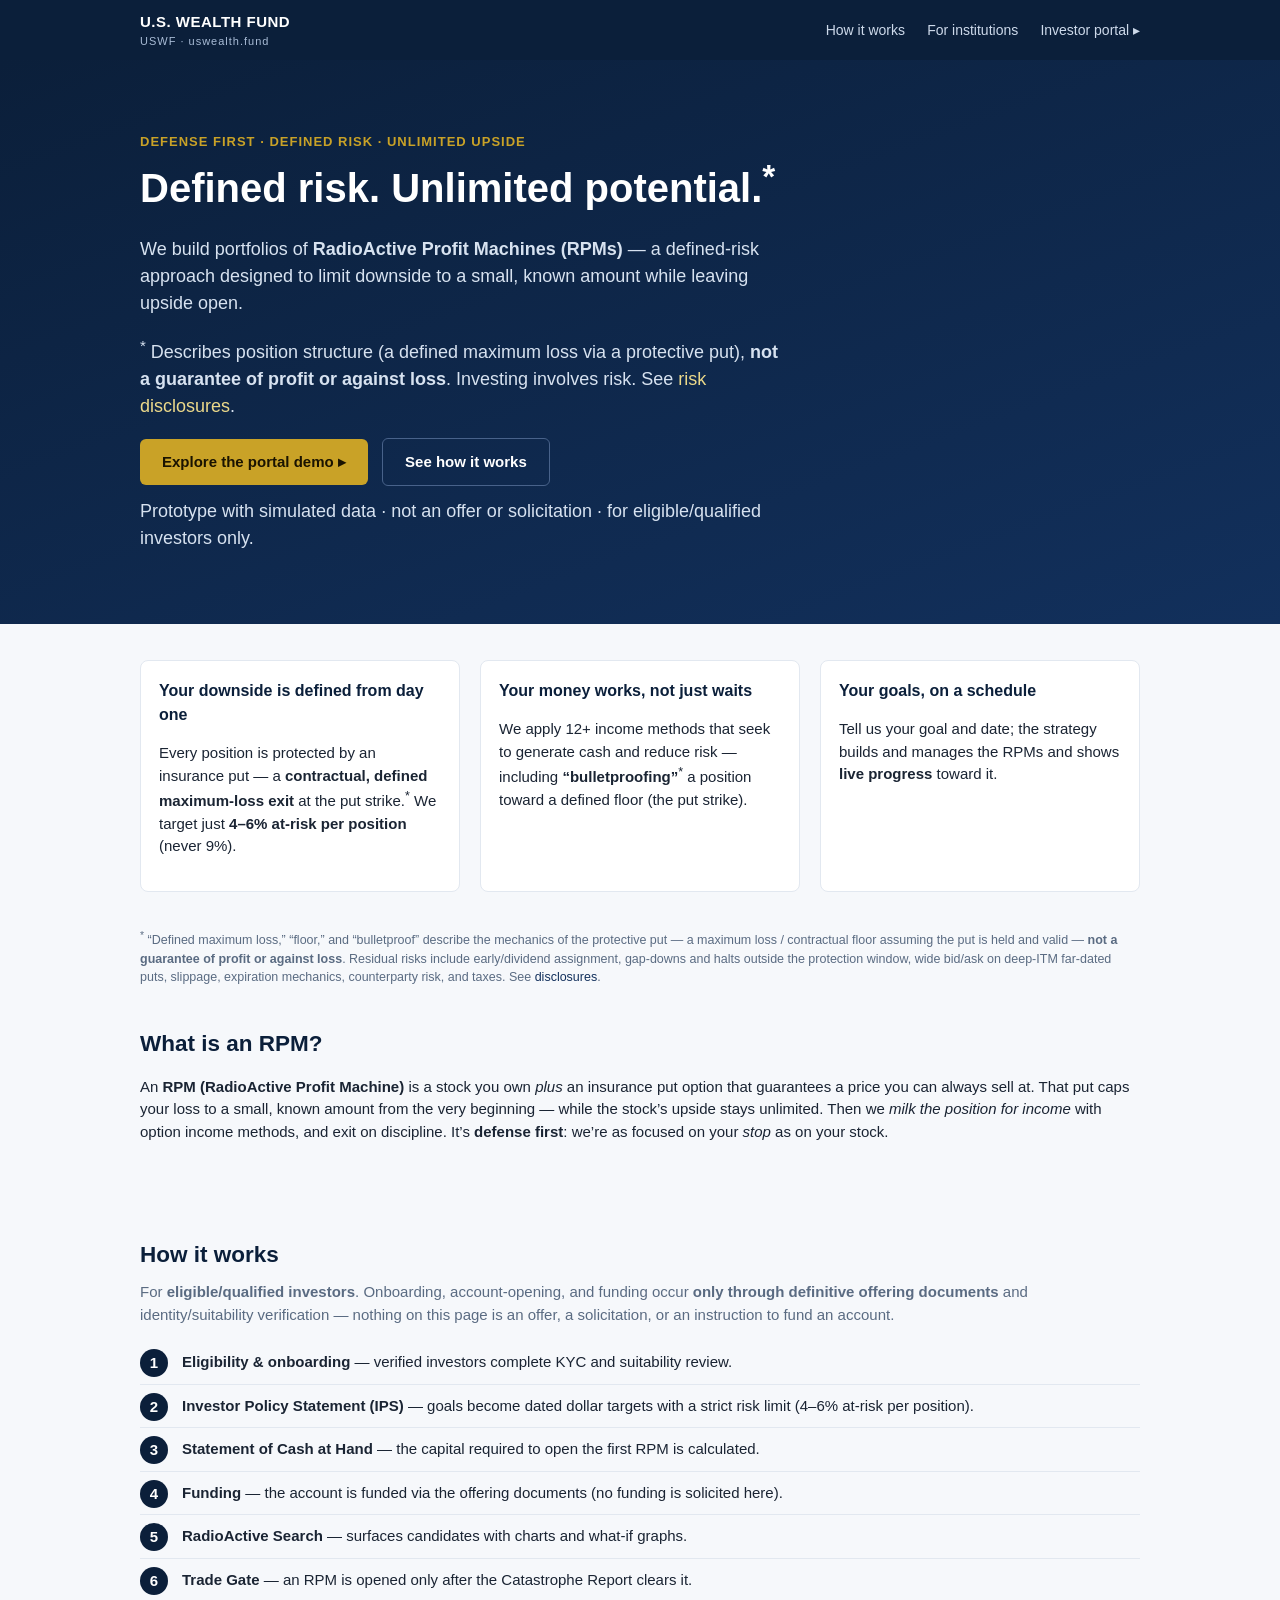
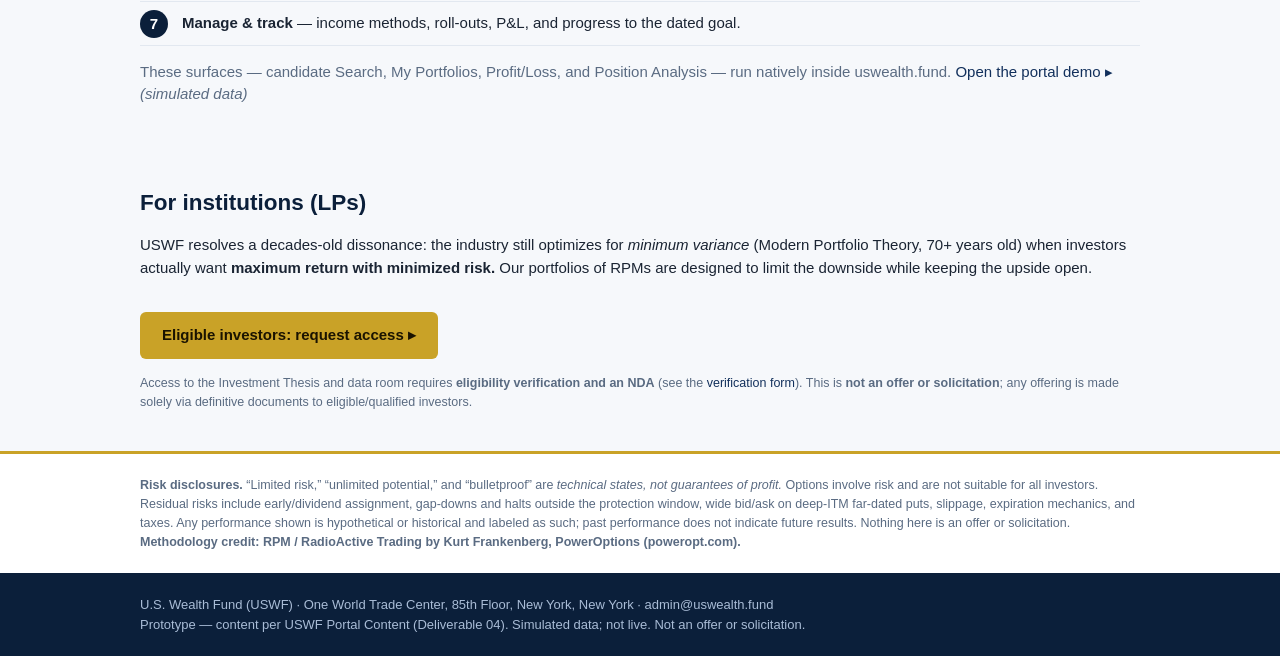
<file: index.html>
<!DOCTYPE html>
<html lang="en">
<head>
<meta charset="utf-8">
<meta name="viewport" content="width=device-width, initial-scale=1">
<title>U.S. Wealth Fund (USWF) — Defined-risk equity upside</title>
<meta name="description" content="U.S. Wealth Fund builds portfolios of RadioActive Profit Machines (RPMs): a defined-risk approach designed to limit downside while leaving upside open. For eligible/qualified investors. Not an offer.">
<link rel="stylesheet" href="assets/css/styles.css">
</head>
<body>

<header class="topbar">
  <div class="wrap">
    <a class="brand" href="index.html">U.S. WEALTH FUND<small>USWF · uswealth.fund</small></a>
    <nav class="nav">
      <a href="#how">How it works</a>
      <a href="#institutions">For institutions</a>
      <a href="app.html">Investor portal ▸</a>
    </nav>
  </div>
</header>

<section class="hero">
  <div class="wrap">
    <div class="tag">Defense first · Defined risk · Unlimited upside</div>
    <h1>Defined risk. Unlimited potential.<sup>*</sup></h1>
    <p>We build portfolios of <strong>RadioActive Profit Machines (RPMs)</strong> — a defined-risk
       approach designed to limit downside to a small, known amount while leaving upside open.</p>
    <p class="hero-disc"><sup>*</sup> Describes position structure (a defined maximum loss via a
       protective put), <strong>not a guarantee of profit or against loss</strong>. Investing involves
       risk. See <a href="#disclosures">risk disclosures</a>.</p>
    <a class="cta" href="app.html">Explore the portal demo ▸</a>
    <a class="cta ghost" href="#how">See how it works</a>
    <p class="cta-disc">Prototype with simulated data · not an offer or solicitation · for eligible/qualified investors only.</p>
  </div>
</section>

<div class="wrap">

  <div class="props">
    <div class="prop"><h3>Your downside is defined from day one</h3><p>Every position is protected by an insurance put — a <b>contractual, defined maximum-loss exit</b> at the put strike.<sup>*</sup> We target just <b>4–6% at-risk per position</b> (never 9%).</p></div>
    <div class="prop"><h3>Your money works, not just waits</h3><p>We apply 12+ income methods that seek to generate cash and reduce risk — including <b>“bulletproofing”</b><sup>*</sup> a position toward a defined floor (the put strike).</p></div>
    <div class="prop"><h3>Your goals, on a schedule</h3><p>Tell us your goal and date; the strategy builds and manages the RPMs and shows <b>live progress</b> toward it.</p></div>
  </div>
  <p class="fine"><sup>*</sup> “Defined maximum loss,” “floor,” and “bulletproof” describe the mechanics
     of the protective put — a maximum loss / contractual floor assuming the put is held and valid —
     <strong>not a guarantee of profit or against loss</strong>. Residual risks include early/dividend
     assignment, gap-downs and halts outside the protection window, wide bid/ask on deep-ITM far-dated
     puts, slippage, expiration mechanics, counterparty risk, and taxes. See <a href="#disclosures">disclosures</a>.</p>

  <section class="section" id="what">
    <h2>What is an RPM?</h2>
    <p>An <strong>RPM (RadioActive Profit Machine)</strong> is a stock you own <em>plus</em> an insurance
       put option that guarantees a price you can always sell at. That put caps your loss to a small,
       known amount from the very beginning — while the stock’s upside stays unlimited. Then we
       <em>milk the position for income</em> with option income methods, and exit on discipline.
       It’s <strong>defense first</strong>: we’re as focused on your <em>stop</em> as on your stock.</p>
  </section>

  <section class="section" id="how">
    <h2>How it works</h2>
    <p class="sub">For <b>eligible/qualified investors</b>. Onboarding, account-opening, and funding occur
       <b>only through definitive offering documents</b> and identity/suitability verification —
       nothing on this page is an offer, a solicitation, or an instruction to fund an account.</p>
    <ol class="steps">
      <li><b>Eligibility &amp; onboarding</b> — verified investors complete KYC and suitability review.</li>
      <li><b>Investor Policy Statement (IPS)</b> — goals become dated dollar targets with a strict risk limit (4–6% at-risk per position).</li>
      <li><b>Statement of Cash at Hand</b> — the capital required to open the first RPM is calculated.</li>
      <li><b>Funding</b> — the account is funded via the offering documents (no funding is solicited here).</li>
      <li><b>RadioActive Search</b> — surfaces candidates with charts and what-if graphs.</li>
      <li><b>Trade Gate</b> — an RPM is opened only after the Catastrophe Report clears it.</li>
      <li><b>Manage &amp; track</b> — income methods, roll-outs, P&amp;L, and progress to the dated goal.</li>
    </ol>
    <p class="sub">These surfaces — candidate Search, My Portfolios, Profit/Loss, and Position Analysis — run natively inside uswealth.fund. <a href="app.html">Open the portal demo ▸</a> <em>(simulated data)</em></p>
  </section>

  <section class="section" id="institutions">
    <h2>For institutions (LPs)</h2>
    <p>USWF resolves a decades-old dissonance: the industry still optimizes for <em>minimum variance</em>
       (Modern Portfolio Theory, 70+ years old) when investors actually want <strong>maximum return with
       minimized risk.</strong> Our portfolios of RPMs are designed to limit the downside while keeping
       the upside open.</p>
    <p><a class="cta" href="eligibility.html">Eligible investors: request access ▸</a></p>
    <p class="fine">Access to the Investment Thesis and data room requires <b>eligibility verification and an
       NDA</b> (see the <a href="eligibility.html">verification form</a>). This is <b>not an offer or
       solicitation</b>; any offering is made solely via definitive documents to eligible/qualified
       investors.</p>
  </section>

</div>

<div class="disclosure" id="disclosures">
  <div class="wrap">
    <strong>Risk disclosures.</strong> “Limited risk,” “unlimited potential,” and “bulletproof” are
    <em>technical states, not guarantees of profit.</em> Options involve risk and are not suitable for all
    investors. Residual risks include early/dividend assignment, gap-downs and halts outside the
    protection window, wide bid/ask on deep-ITM far-dated puts, slippage, expiration mechanics, and
    taxes. Any performance shown is hypothetical or historical and labeled as such; past performance
    does not indicate future results. Nothing here is an offer or solicitation.
    <strong>Methodology credit: RPM / RadioActive Trading by Kurt Frankenberg, PowerOptions (poweropt.com).</strong>
  </div>
</div>

<footer class="foot">
  <div class="wrap">
    U.S. Wealth Fund (USWF) · One World Trade Center, 85th Floor, New York, New York · admin@uswealth.fund
    <br>Prototype — content per USWF Portal Content (Deliverable 04). Simulated data; not live. Not an offer or solicitation.
  </div>
</footer>

</body>
</html>
</file>
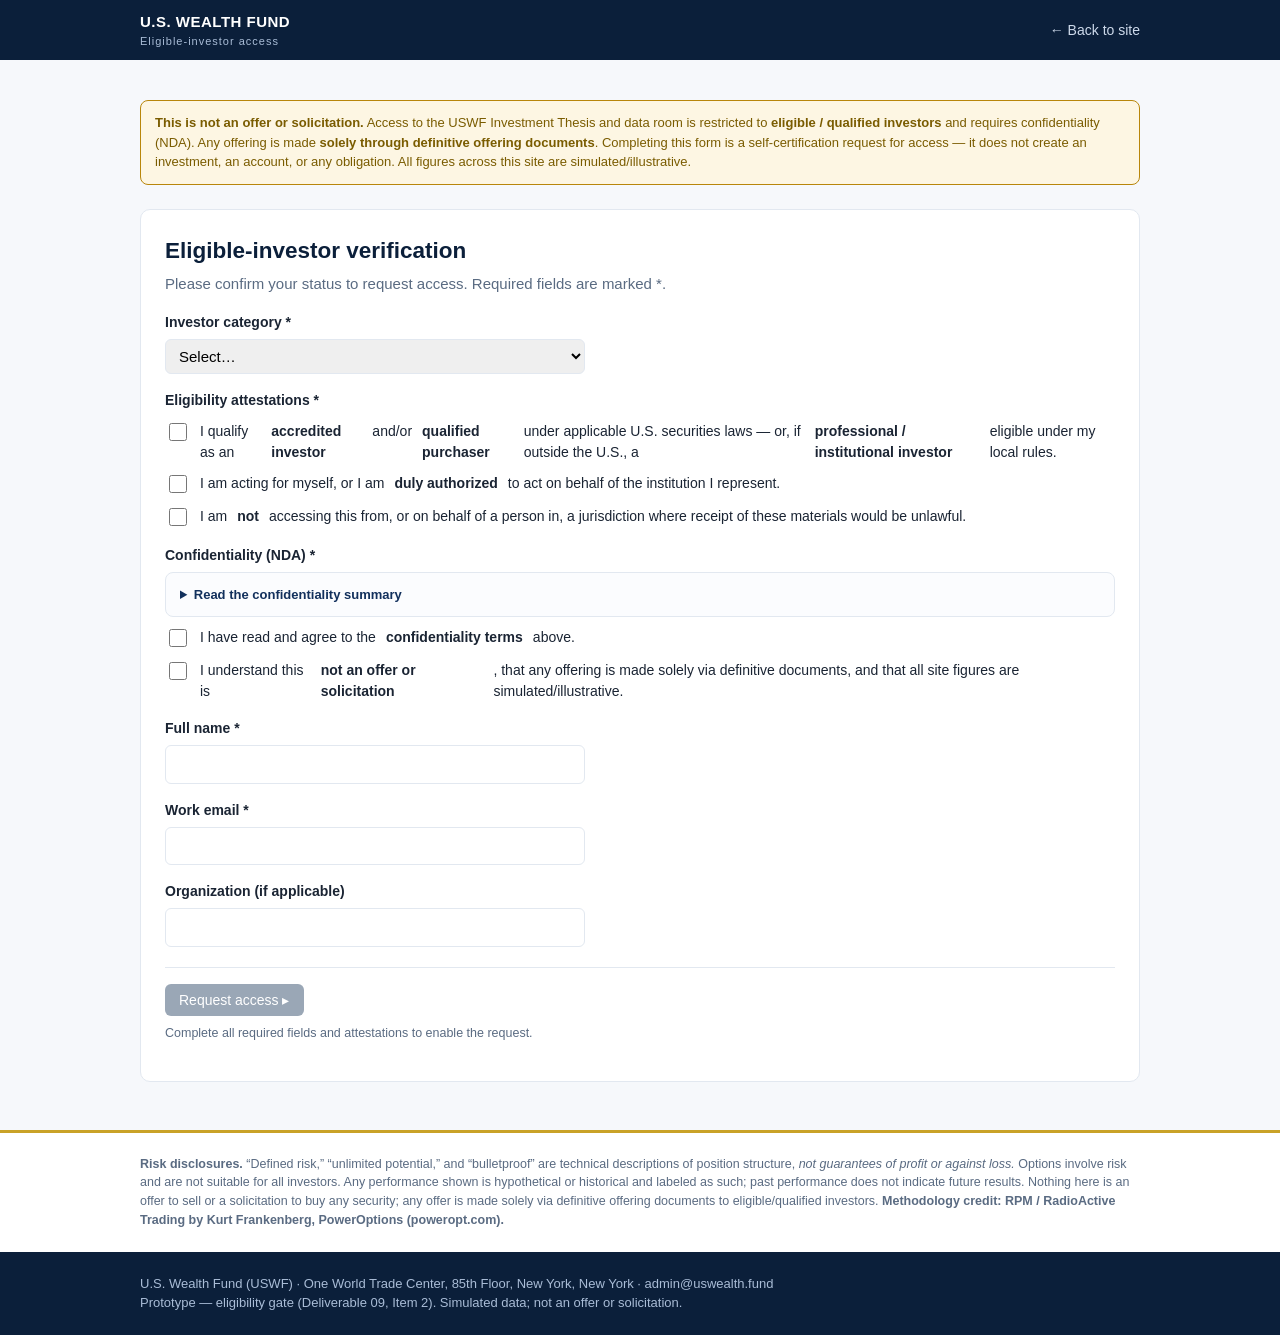
<file: eligibility.html>
<!DOCTYPE html>
<html lang="en">
<head>
<meta charset="utf-8">
<meta name="viewport" content="width=device-width, initial-scale=1">
<meta name="robots" content="noindex,nofollow">
<title>Eligible-investor verification — U.S. Wealth Fund</title>
<link rel="stylesheet" href="assets/css/styles.css">
</head>
<body>

<header class="topbar">
  <div class="wrap">
    <a class="brand" href="index.html">U.S. WEALTH FUND<small>Eligible-investor access</small></a>
    <nav class="nav"><a href="index.html">← Back to site</a></nav>
  </div>
</header>

<main class="app-main">
  <div class="wrap">

    <div class="notice">
      <strong>This is not an offer or solicitation.</strong> Access to the USWF Investment Thesis and
      data room is restricted to <strong>eligible / qualified investors</strong> and requires
      confidentiality (NDA). Any offering is made <strong>solely through definitive offering
      documents</strong>. Completing this form is a self-certification request for access — it does
      not create an investment, an account, or any obligation. All figures across this site are
      simulated/illustrative.
    </div>

    <form class="egate" id="egate" novalidate>
      <h2>Eligible-investor verification</h2>
      <p class="sub">Please confirm your status to request access. Required fields are marked *.</p>

      <div class="field">
        <label class="q" for="cat">Investor category *</label>
        <select id="cat" required>
          <option value="">Select…</option>
          <option>Individual — accredited investor / qualified purchaser</option>
          <option>Family office</option>
          <option>Fund of funds</option>
          <option>Sovereign wealth fund</option>
          <option>Pension fund</option>
          <option>Endowment / foundation</option>
          <option>Other institutional investor</option>
        </select>
      </div>

      <div class="field">
        <label class="q">Eligibility attestations *</label>
        <label class="check"><input type="checkbox" id="c_acc">
          I qualify as an <strong>accredited investor</strong> and/or <strong>qualified purchaser</strong>
          under applicable U.S. securities laws — or, if outside the U.S., a <strong>professional /
          institutional investor</strong> eligible under my local rules.</label>
        <label class="check"><input type="checkbox" id="c_auth">
          I am acting for myself, or I am <strong>duly authorized</strong> to act on behalf of the
          institution I represent.</label>
        <label class="check"><input type="checkbox" id="c_juris">
          I am <strong>not</strong> accessing this from, or on behalf of a person in, a jurisdiction
          where receipt of these materials would be unlawful.</label>
      </div>

      <div class="field">
        <label class="q">Confidentiality (NDA) *</label>
        <div class="nda">
          <details>
            <summary>Read the confidentiality summary</summary>
            <p>The Investment Thesis, data room, track record, and related materials (“Confidential
            Information”) are provided for your <strong>evaluation only</strong>. You agree to keep them
            confidential, not to copy, distribute, or use them for any other purpose, and to return or
            destroy them on request. Nothing herein grants any license or constitutes investment,
            legal, or tax advice. <em>This is a summary; a definitive NDA will be executed before
            materials are released, and is subject to review by counsel.</em></p>
          </details>
        </div>
        <label class="check"><input type="checkbox" id="c_nda">
          I have read and agree to the <strong>confidentiality terms</strong> above.</label>
        <label class="check"><input type="checkbox" id="c_offer">
          I understand this is <strong>not an offer or solicitation</strong>, that any offering is made
          solely via definitive documents, and that all site figures are simulated/illustrative.</label>
      </div>

      <div class="field">
        <label class="q" for="nm">Full name *</label>
        <input type="text" id="nm" autocomplete="name" required>
      </div>
      <div class="field">
        <label class="q" for="em">Work email *</label>
        <input type="email" id="em" autocomplete="email" required>
      </div>
      <div class="field">
        <label class="q" for="org">Organization (if applicable)</label>
        <input type="text" id="org" autocomplete="organization">
      </div>

      <div class="actions">
        <button type="submit" class="btn primary" id="submit" disabled>Request access ▸</button>
        <p class="fine" id="hint">Complete all required fields and attestations to enable the request.</p>
        <div class="result" id="result" role="status" aria-live="polite"></div>
      </div>
    </form>

  </div>
</main>

<div class="disclosure" id="disclosures">
  <div class="wrap">
    <strong>Risk disclosures.</strong> “Defined risk,” “unlimited potential,” and “bulletproof” are
    technical descriptions of position structure, <em>not guarantees of profit or against loss.</em>
    Options involve risk and are not suitable for all investors. Any performance shown is hypothetical
    or historical and labeled as such; past performance does not indicate future results. Nothing here
    is an offer to sell or a solicitation to buy any security; any offer is made solely via definitive
    offering documents to eligible/qualified investors. <strong>Methodology credit: RPM / RadioActive
    Trading by Kurt Frankenberg, PowerOptions (poweropt.com).</strong>
  </div>
</div>

<footer class="foot">
  <div class="wrap">
    U.S. Wealth Fund (USWF) · One World Trade Center, 85th Floor, New York, New York · admin@uswealth.fund
    <br>Prototype — eligibility gate (Deliverable 09, Item 2). Simulated data; not an offer or solicitation.
  </div>
</footer>

<script>
(function () {
  var reqChecks = ["c_acc","c_auth","c_juris","c_nda","c_offer"];
  var els = {}; ["cat","nm","em","submit","hint","result","org"].concat(reqChecks)
    .forEach(function (id) { els[id] = document.getElementById(id); });

  function emailOK(v){ return /^[^\s@]+@[^\s@]+\.[^\s@]+$/.test(v); }
  function ready() {
    var allChecked = reqChecks.every(function (id) { return els[id].checked; });
    return allChecked && els.cat.value && els.nm.value.trim() && emailOK(els.em.value.trim());
  }
  function refresh() {
    var ok = ready();
    els.submit.disabled = !ok;
    els.hint.textContent = ok ? "Ready — submit to request access."
      : "Complete all required fields and attestations to enable the request.";
  }
  document.getElementById("egate").addEventListener("input", refresh);
  document.getElementById("egate").addEventListener("submit", function (e) {
    e.preventDefault();
    if (!ready()) return;
    var body = [
      "USWF eligible-investor access request",
      "",
      "Category: " + els.cat.value,
      "Name: " + els.nm.value.trim(),
      "Email: " + els.em.value.trim(),
      "Organization: " + (els.org.value.trim() || "(n/a)"),
      "",
      "Attestations confirmed:",
      "- Accredited investor / qualified purchaser (or non-US professional/institutional equivalent)",
      "- Authorized to act (self or institution)",
      "- Lawful jurisdiction",
      "- Agrees to confidentiality (NDA) terms",
      "- Understands: not an offer; offering only via definitive documents; site figures simulated",
      "",
      "(Prototype: submitted via email. Production will capture this server-side with verification — S28.)"
    ].join("\n");
    var href = "mailto:admin@uswealth.fund?subject=" +
      encodeURIComponent("USWF eligible-investor access request") +
      "&body=" + encodeURIComponent(body);
    els.result.className = "result ok";
    els.result.innerHTML = "Thank you — your request is prepared. If your email client did not open, " +
      'email <a href="mailto:admin@uswealth.fund">admin@uswealth.fund</a> with the details above. ' +
      "USWF will verify eligibility and execute an NDA before releasing any materials.";
    window.location.href = href;
  });
  refresh();
})();
</script>
</body>
</html>
</file>
<file: assets/css/styles.css>
/* uswealth.fund — prototype styles (dependency-free) */
:root{
  --navy:#0b1f3a; --navy2:#12305c; --ink:#1a2433; --slate:#5a6b82; --line:#e2e8f0;
  --bg:#f6f8fb; --white:#fff; --ok:#0f9d58; --okbg:#e6f4ea; --warn:#b8860b; --warnbg:#fdf6e3;
  --bad:#c0392b; --badbg:#fdecea; --accent:#c9a227;
}
*{box-sizing:border-box}
body{margin:0;font:15px/1.5 -apple-system,BlinkMacSystemFont,"Segoe UI",Roboto,Helvetica,Arial,sans-serif;color:var(--ink);background:var(--bg)}
a{color:var(--navy2);text-decoration:none}
h1,h2,h3,h4{color:var(--navy);margin:0 0 .4em}
.muted{color:var(--slate)}
.sub{color:var(--slate);margin:.2em 0 0}
.hint{color:var(--slate);font-size:13px;margin:.2em 0 .6em}
.wrap{max-width:1040px;margin:0 auto;padding:0 20px}

/* top bar */
.topbar{background:var(--navy);color:#fff}
.topbar .wrap{display:flex;align-items:center;justify-content:space-between;height:60px}
.brand{font-weight:700;letter-spacing:.5px;color:#fff}
.brand small{display:block;font-weight:400;font-size:11px;color:#a9bcd6;letter-spacing:1px}
.nav a{color:#cdd9ea;margin-left:18px;font-size:14px;padding:6px 0;border-bottom:2px solid transparent}
.nav a.active,.nav a:hover{color:#fff;border-color:var(--accent)}

/* marketing */
.hero{background:linear-gradient(160deg,var(--navy),var(--navy2));color:#fff;padding:72px 0}
.hero h1{color:#fff;font-size:40px;margin-bottom:.2em}
.hero .tag{color:var(--accent);font-weight:600;letter-spacing:1px;text-transform:uppercase;font-size:13px}
.hero p{color:#d7e2f0;max-width:640px;font-size:18px}
.cta{display:inline-block;margin-top:18px;background:var(--accent);color:#1a1300;font-weight:700;padding:12px 22px;border-radius:6px}
.cta.ghost{background:transparent;color:#fff;border:1px solid #48628a;margin-left:10px}
.hero-disc{color:#c7d2e0;font-size:12.5px;max-width:640px;margin:6px 0 0}
.hero-disc a{color:#ecd98a}
.cta-disc{color:#a9bcd6;font-size:12px;margin:12px 0 0}
.fine{color:var(--slate);font-size:12.5px;line-height:1.5;margin:8px 0 0}
/* eligibility gate form */
.egate{background:#fff;border:1px solid var(--line);border-radius:10px;padding:24px;margin:24px 0}
.egate h2{margin-bottom:6px}
.egate .field{margin:16px 0}
.egate label.q{display:block;color:var(--ink);font-weight:600;font-size:14px;margin-bottom:6px}
.egate select,.egate input[type=text],.egate input[type=email]{width:100%;max-width:420px}
.egate .check{display:flex;gap:10px;align-items:flex-start;margin:10px 0;color:var(--ink);font-size:14px;font-weight:400}
.egate .check input[type=checkbox]{width:18px;height:18px;margin-top:2px;flex:0 0 auto}
.egate .nda{background:#fbfcfe;border:1px solid var(--line);border-radius:8px;padding:12px 14px;font-size:13px;color:var(--slate)}
.egate details summary{cursor:pointer;color:var(--navy2);font-weight:600}
.egate .actions{margin-top:20px;border-top:1px solid var(--line);padding-top:16px}
.egate .btn:disabled{background:#9aa7b6;cursor:not-allowed}
.egate .result{margin-top:14px;font-size:14px}
.egate .result.ok{color:var(--ok)} .egate .result.err{color:var(--bad)}
.notice{background:var(--warnbg);border:1px solid var(--warn);border-radius:8px;padding:12px 14px;color:#7a5c00;font-size:13px;margin:16px 0}
.props{display:grid;grid-template-columns:repeat(3,1fr);gap:20px;margin:36px 0}
.prop{background:#fff;border:1px solid var(--line);border-radius:8px;padding:18px}
.prop h3{font-size:16px}
.steps{counter-reset:s;padding:0;list-style:none}
.steps li{counter-increment:s;padding:10px 0 10px 42px;position:relative;border-bottom:1px solid var(--line)}
.steps li:before{content:counter(s);position:absolute;left:0;top:8px;width:28px;height:28px;border-radius:50%;background:var(--navy);color:#fff;text-align:center;line-height:28px;font-weight:700}
.section{padding:40px 0}
.disclosure{background:#fff;border-top:3px solid var(--accent);color:var(--slate);font-size:12.5px;padding:22px 0}
.foot{background:var(--navy);color:#a9bcd6;font-size:13px;padding:22px 0}

/* app surfaces */
.app-main{padding:24px 0}
.panel{background:#fff;border:1px solid var(--line);border-radius:10px;padding:20px;margin-bottom:20px}
.panel-head{border-bottom:1px solid var(--line);padding-bottom:12px;margin-bottom:16px}
.grid{width:100%;border-collapse:collapse;font-size:14px}
.grid th,.grid td{text-align:left;padding:9px 10px;border-bottom:1px solid var(--line)}
.grid th{color:var(--slate);font-weight:600;font-size:12px;text-transform:uppercase;letter-spacing:.4px}
.grid.tight th,.grid.tight td{padding:6px 8px}
.tk{font-weight:700;color:var(--navy)}
.badge{display:inline-block;padding:2px 8px;border-radius:20px;font-size:12px;font-weight:600}
.badge.ok{background:var(--okbg);color:var(--ok)} .badge.warn{background:var(--warnbg);color:var(--warn)} .badge.bad{background:var(--badbg);color:var(--bad)}
.btn{background:var(--navy);color:#fff;border:0;border-radius:6px;padding:8px 14px;cursor:pointer;font-size:14px}
.btn.sm{padding:5px 10px;font-size:13px}
.btn.primary{background:var(--ok)}
.btn.primary:disabled{background:#9aa7b6;cursor:not-allowed}
.btn:hover{filter:brightness(1.08)}
.card{background:#fff;border:1px solid var(--line);border-radius:10px;padding:16px;margin-bottom:16px}
.card-head{display:flex;justify-content:space-between;align-items:center;margin-bottom:8px}
.kv{display:flex;justify-content:space-between;padding:5px 0;border-bottom:1px dashed var(--line)}
.kv.total{border-bottom:2px solid var(--navy);font-size:16px}
.kv span{color:var(--slate)}
.two-col{display:grid;grid-template-columns:1fr 1fr;gap:22px;align-items:start}
.chart-wrap{background:#fbfcfe;border:1px solid var(--line);border-radius:8px;padding:8px}
label{display:block;margin:8px 0;font-size:13px;color:var(--slate)}
input,select{font:inherit;padding:7px 9px;border:1px solid var(--line);border-radius:6px;width:120px}
select{width:auto}
.im-grid{display:grid;grid-template-columns:1fr 1fr;gap:18px;margin-top:18px}
.im{background:#fbfcfe;border:1px solid var(--line);border-radius:8px;padding:14px}
.msg{margin-top:8px;font-size:13px;min-height:18px}
.msg.ok{color:var(--ok)} .msg.warn{color:var(--warn)} .msg.err{color:var(--bad)}
.gate{border-radius:10px;padding:16px;margin-top:18px}
.gate.ok{background:var(--okbg);border:1px solid var(--ok)} .gate.warn{background:var(--warnbg);border:1px solid var(--warn)} .gate.bad{background:var(--badbg);border:1px solid var(--bad)}
.gate ul{margin:6px 0;padding-left:18px} .gate .reason{font-weight:600} .gate .reason.err{color:var(--bad)}
.disc{font-size:12px;color:var(--slate);margin-top:8px}

/* payoff chart */
.payoff{width:100%;height:auto}
.payoff .axis{stroke:#c7d2e0;stroke-width:1}
.payoff .axis0{stroke:#94a3b8;stroke-dasharray:3 3}
.payoff .curve{fill:none;stroke:var(--navy2);stroke-width:2.5}
.payoff .lbl{fill:var(--slate);font-size:11px} .payoff .lbl0{fill:#94a3b8;font-size:10px}

@media(max-width:820px){.two-col,.im-grid,.props{grid-template-columns:1fr}}
</file>
